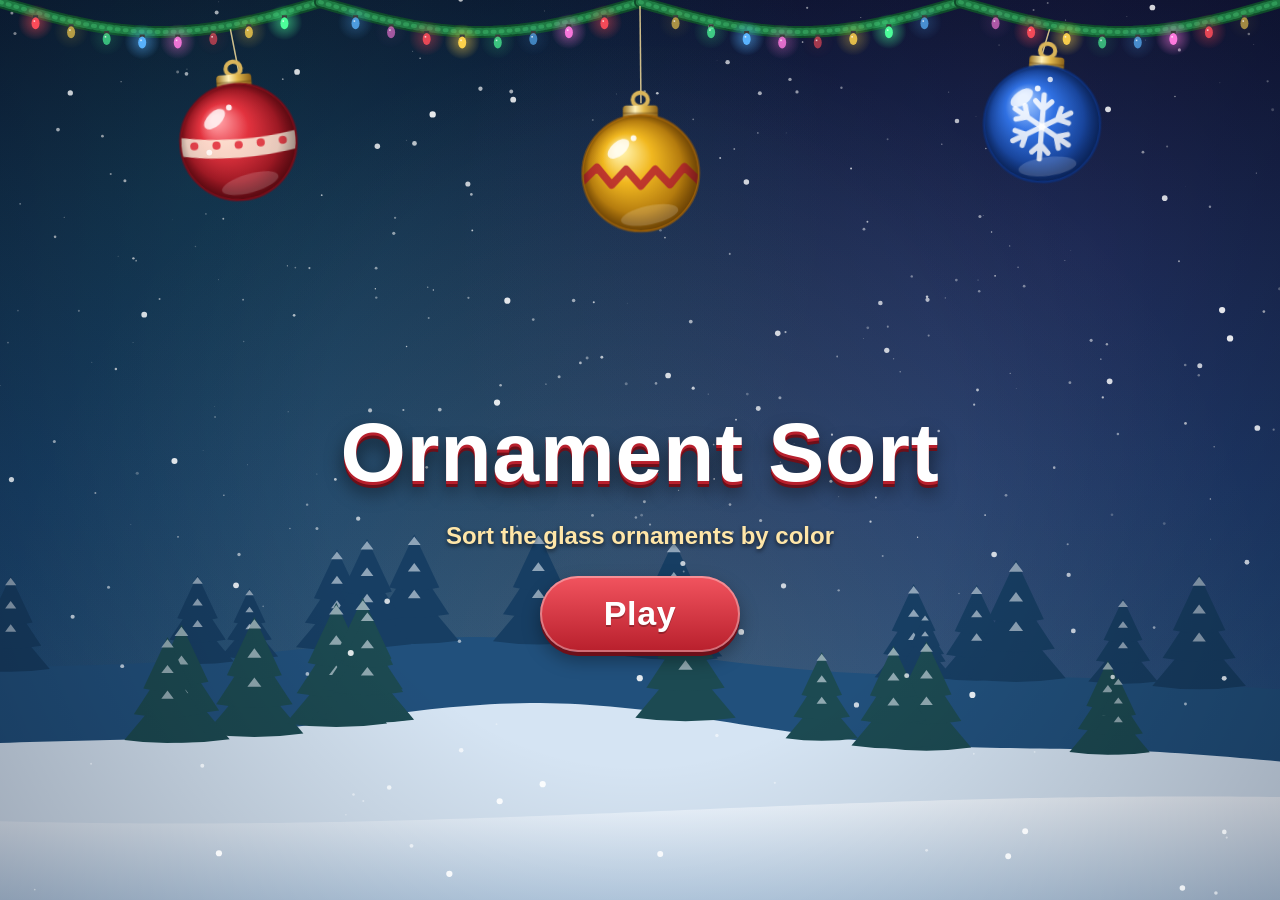
<file: index.html>
<!DOCTYPE html>
<html lang="en">
<head>
<meta charset="utf-8">
<script src="playgama-bridge.js"></script>
<meta name="viewport" content="width=device-width, initial-scale=1, maximum-scale=1, user-scalable=no, viewport-fit=cover">
<meta name="theme-color" content="#0b1633">
<title>Ornament Sort</title>
<link rel="stylesheet" href="css/style.css">
</head>
<body>
<div id="app">
  <canvas id="scene"></canvas>

  <div id="hud" class="hidden">
    <div id="topbar" class="bar">
      <button id="btn-settings" class="icon-btn" type="button">
        <svg viewBox="0 0 24 24" aria-hidden="true"><path d="M10.3 2.8h3.4l.5 2.6 1.6.9 2.5-.9 1.7 2.9-2 1.7v1.9l2 1.7-1.7 2.9-2.5-.9-1.6.9-.5 2.6h-3.4l-.5-2.6-1.6-.9-2.5.9-1.7-2.9 2-1.7V11l-2-1.7 1.7-2.9 2.5.9 1.6-.9z"/><path d="M12 9a3 3 0 1 1 0 6 3 3 0 0 1 0-6z"/></svg>
      </button>
      <div id="level-info" class="level-info" role="button" tabindex="0">
        <div id="level-label"></div>
        <div id="moves-label"></div>
      </div>
      <button id="btn-levels" class="icon-btn" type="button">
        <svg viewBox="0 0 24 24" aria-hidden="true"><rect x="3.5" y="3.5" width="7" height="7" rx="2"/><rect x="13.5" y="3.5" width="7" height="7" rx="2"/><rect x="3.5" y="13.5" width="7" height="7" rx="2"/><rect x="13.5" y="13.5" width="7" height="7" rx="2"/></svg>
      </button>
    </div>
    <div id="bottombar" class="bar">
      <button id="btn-undo" class="icon-btn" type="button">
        <svg viewBox="0 0 24 24" aria-hidden="true"><path d="M8.5 13.5L4 9l4.5-4.5"/><path d="M4.5 9H14a6 6 0 0 1 0 12h-3"/></svg>
        <span id="undo-count" class="badge">5</span>
      </button>
      <button id="btn-extra" class="ad-btn hidden" type="button">
        <svg viewBox="0 0 24 24" aria-hidden="true"><rect x="2.5" y="4.5" width="19" height="13" rx="3"/><path class="fill" d="M10 8.2v5.6l4.6-2.8z"/><path d="M8 20.5h8"/></svg>
        <span id="extra-label"></span>
      </button>
      <button id="btn-restart" class="icon-btn" type="button">
        <svg viewBox="0 0 24 24" aria-hidden="true"><path d="M19.5 12a7.5 7.5 0 1 1-2.2-5.3"/><path d="M19.8 4.2v4.6h-4.6"/></svg>
      </button>
    </div>
  </div>

  <div id="hint-chip" class="hidden"></div>
  <div id="hand" class="hidden">
    <svg viewBox="0 0 64 72" aria-hidden="true">
      <path d="M24 6c0-3.3 2.7-6 6-6s6 2.7 6 6v22.5c1-1.6 2.7-2.6 4.7-2.6 2.6 0 4.7 1.8 5.3 4.2 1-1.1 2.4-1.8 4-1.8 3 0 5.4 2.4 5.4 5.4v1.6c.9-.6 2-1 3.1-1 3 0 5.5 2.4 5.5 5.5V48c0 13.3-10 24-23 24h-4.4c-7 0-13.4-3.6-17-9.6L4.4 46.6c-1.7-2.8-.9-6.5 1.9-8.3 2.6-1.7 6-1.2 8 1.1l9.7 10.7V6z"/>
    </svg>
    <span class="ring"></span>
  </div>
  <div id="toast" class="hidden"></div>

  <div id="title-screen" class="overlay hidden">
    <div class="title-wrap">
      <h1 id="title-text"></h1>
      <p id="subtitle-text"></p>
      <button id="btn-play" class="btn primary big" type="button"></button>
    </div>
  </div>

  <div id="win-modal" class="overlay modal hidden">
    <div class="card">
      <div class="ribbon"><span id="win-title"></span></div>
      <p id="win-sub"></p>
      <div class="stars">
        <svg class="star" viewBox="0 0 24 24"><path d="M12 2.6l2.9 6 6.5.8-4.8 4.5 1.2 6.5L12 17.2l-5.8 3.2 1.2-6.5L2.6 9.4l6.5-.8z"/></svg>
        <svg class="star mid" viewBox="0 0 24 24"><path d="M12 2.6l2.9 6 6.5.8-4.8 4.5 1.2 6.5L12 17.2l-5.8 3.2 1.2-6.5L2.6 9.4l6.5-.8z"/></svg>
        <svg class="star" viewBox="0 0 24 24"><path d="M12 2.6l2.9 6 6.5.8-4.8 4.5 1.2 6.5L12 17.2l-5.8 3.2 1.2-6.5L2.6 9.4l6.5-.8z"/></svg>
      </div>
      <p id="win-moves"></p>
      <div class="row">
        <button id="btn-replay" class="btn secondary" type="button">
          <svg viewBox="0 0 24 24" aria-hidden="true"><path d="M19.5 12a7.5 7.5 0 1 1-2.2-5.3"/><path d="M19.8 4.2v4.6h-4.6"/></svg>
          <span id="replay-label"></span>
        </button>
        <button id="btn-next" class="btn primary" type="button"><span id="next-label"></span></button>
      </div>
    </div>
  </div>

  <div id="levels-modal" class="overlay modal hidden">
    <div class="card levels-card">
      <div class="ribbon"><span id="levels-title"></span></div>
      <button id="btn-close-levels" class="close-btn" type="button">
        <svg viewBox="0 0 24 24" aria-hidden="true"><path d="M6 6l12 12M18 6L6 18"/></svg>
      </button>
      <div id="levels-grid"></div>
    </div>
  </div>

  <div id="settings-modal" class="overlay modal hidden">
    <div class="card settings-card">
      <div class="ribbon"><span id="settings-title"></span></div>
      <button id="btn-close-settings" class="close-btn" type="button">
        <svg viewBox="0 0 24 24" aria-hidden="true"><path d="M6 6l12 12M18 6L6 18"/></svg>
      </button>
      <div class="set-row">
        <svg viewBox="0 0 24 24" aria-hidden="true"><path d="M9 18V5.5l11-2.3V16"/><path d="M9 18a3 3 0 1 1-6 0 3 3 0 0 1 6 0z"/><path d="M20 16a3 3 0 1 1-6 0 3 3 0 0 1 6 0z"/></svg>
        <span class="lbl" id="lbl-music"></span>
        <button id="sw-music" class="switch" type="button" role="switch" aria-checked="true"></button>
        <input id="vol-music" type="range" min="0" max="100" step="1">
      </div>
      <div class="set-row">
        <svg viewBox="0 0 24 24" aria-hidden="true"><path class="fill" d="M3.5 9.2h3.8l5-4.2v14l-5-4.2H3.5z"/><path d="M15.8 8.6a4.8 4.8 0 0 1 0 6.8"/><path d="M18.4 6a8.5 8.5 0 0 1 0 12"/></svg>
        <span class="lbl" id="lbl-sfx"></span>
        <button id="sw-sfx" class="switch" type="button" role="switch" aria-checked="true"></button>
        <input id="vol-sfx" type="range" min="0" max="100" step="1">
      </div>
      <p id="support-line" class="support-line hidden"></p>
    </div>
  </div>

  <div id="boot"><div class="spinner"></div></div>
</div>

<script>
/* Boot: the Bridge must be initialized before the game loads anything else. */
(function () {
  var files = ['js/rules.js', 'js/levels-data.js', 'js/i18n.js', 'js/audio.js', 'js/analytics.js', 'js/game.js'];
  function load(i) {
    if (i >= files.length) { window.OSGame.start(); return; }
    var s = document.createElement('script');
    s.src = files[i];
    s.onload = function () { load(i + 1); };
    document.body.appendChild(s);
  }
  var init;
  try {
    init = window.bridge ? window.bridge.initialize() : Promise.reject(new Error('Bridge script missing'));
  } catch (e) {
    init = Promise.reject(e);
  }
  // In VK / OK the Bridge loads VK Bridge from unpkg.com; if that never answers, start without the Bridge
  // after 8 s instead of spinning forever.
  init = Promise.race([init, new Promise(function (_, reject) {
    setTimeout(function () { reject(new Error('Bridge initialization timeout')); }, 8000);
  })]);
  init.then(function () {
    window.OS_BRIDGE_READY = true;
  }, function (e) {
    window.OS_BRIDGE_READY = false;
    // the Bridge's own loading screen stays on top and swallows taps if it never finished: remove it
    var ov = document.getElementById('loading-overlay');
    if (ov && ov.parentNode) ov.parentNode.removeChild(ov);
    console.warn('Bridge initialization failed, running without it:', e);
  }).then(function () { load(0); });
})();
</script>
</body>
</html>
</file>
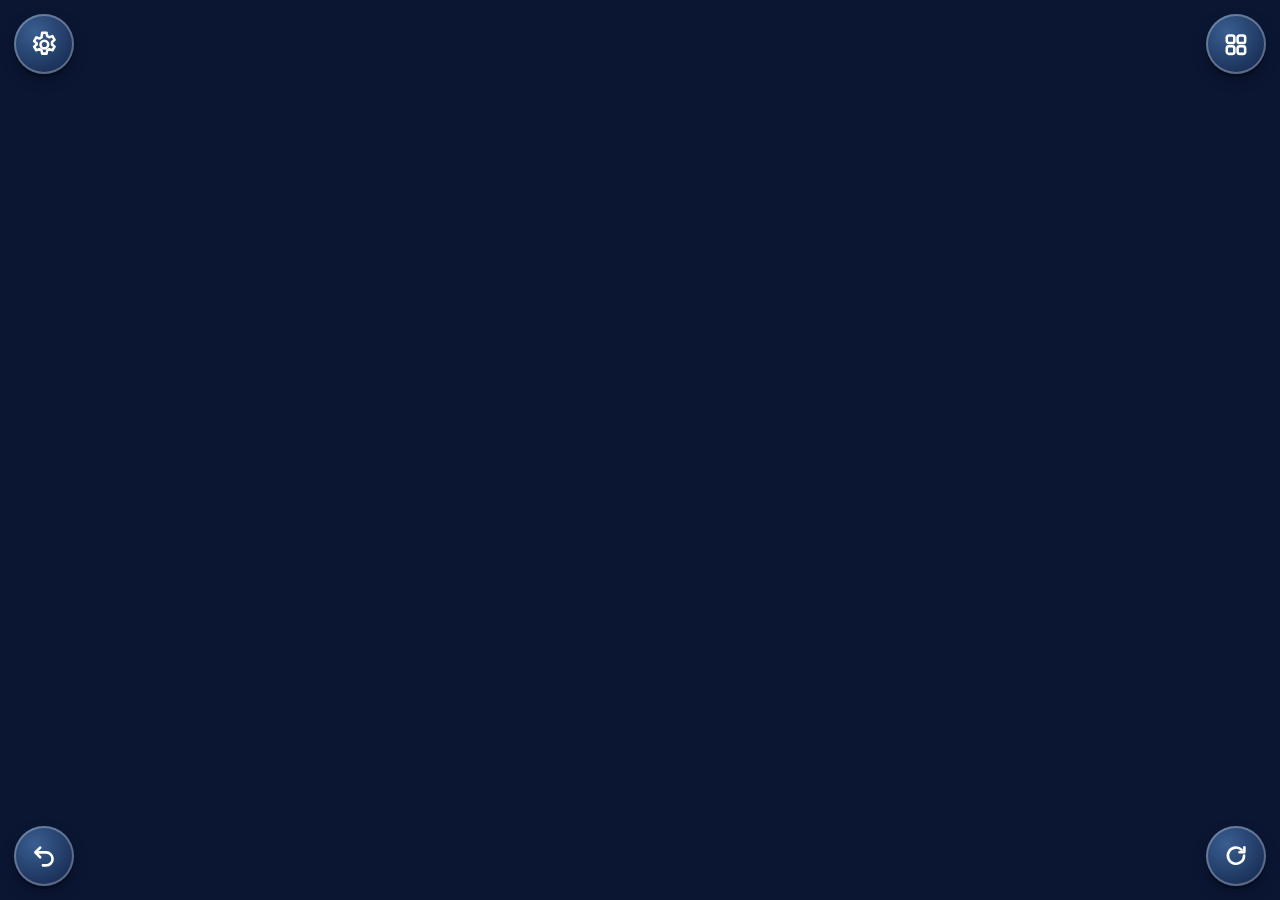
<file: tools/prototype-template.html>
<!DOCTYPE html>
<html lang="ru">
<head>
<meta charset="utf-8">
<meta name="viewport" content="width=device-width, initial-scale=1, maximum-scale=1, user-scalable=no, viewport-fit=cover">
<title>Новогодняя сортировка — прототип</title>
<!-- Built by tools/build-prototype.js from js/rules.js and js/game.js. Do not edit by hand. -->
<style>
:root { --btn: clamp(42px, min(12vw, 10.5vh), 60px); --gap: clamp(8px, 1.6vmin, 16px); }
* { box-sizing: border-box; }
html, body { margin: 0; width: 100%; height: 100%; overflow: hidden; background: #0b1633; overscroll-behavior: none; }
body { position: fixed; inset: 0; color: #fff; font-family: "Trebuchet MS", "Segoe UI", Roboto, Arial, sans-serif;
  -webkit-user-select: none; user-select: none; -webkit-touch-callout: none; -webkit-tap-highlight-color: transparent; touch-action: none; }
canvas { position: absolute; left: 0; top: 0; width: 100%; height: 100%; display: block; touch-action: none; }
.hidden { display: none !important; }
button { font-family: inherit; color: inherit; border: 0; margin: 0; cursor: pointer; touch-action: manipulation; }
svg { display: block; }
svg path, svg rect { fill: none; stroke: currentColor; stroke-width: 2.4; stroke-linecap: round; stroke-linejoin: round; }
.bar { position: absolute; left: 0; right: 0; display: flex; align-items: center; justify-content: space-between; gap: var(--gap);
  padding-left: max(var(--gap), env(safe-area-inset-left)); padding-right: max(var(--gap), env(safe-area-inset-right)); pointer-events: none; }
.bar > * { pointer-events: auto; }
#topbar { top: 0; padding-top: max(var(--gap), env(safe-area-inset-top)); }
#bottombar { bottom: 0; padding-bottom: max(var(--gap), env(safe-area-inset-bottom)); }
.icon-btn { flex: 0 0 auto; width: var(--btn); height: var(--btn); border-radius: 50%; display: flex; align-items: center; justify-content: center;
  background: radial-gradient(circle at 35% 30%, rgba(60,98,150,.95), rgba(16,34,70,.95));
  box-shadow: inset 0 0 0 2px rgba(255,255,255,.28), 0 3px 0 rgba(4,10,26,.55), 0 6px 14px rgba(0,0,0,.3); }
.icon-btn svg { width: 54%; height: 54%; }
.icon-btn:active, .btn:active { transform: translateY(2px) scale(.97); }
.icon-btn:disabled { filter: grayscale(1) brightness(.7); cursor: default; }
.spacer { width: var(--btn); flex: 0 0 auto; }
#btn-settings svg { width: 64%; height: 64%; }
#btn-settings svg path { stroke-width: 2; }
.level-info { flex: 1 1 auto; text-align: center; text-shadow: 0 2px 4px rgba(0,0,0,.5); pointer-events: none; }
#level-label { font-weight: 800; font-size: clamp(18px, min(5.4vw, 5vh), 30px); white-space: nowrap; }
#moves-label { font-size: clamp(13px, min(3.6vw, 3.2vh), 18px); opacity: .85; white-space: nowrap; }
#hint-chip { position: absolute; left: 50%; transform: translateX(-50%); max-width: calc(100% - 24px); padding: 6px 14px; border-radius: 16px;
  background: rgba(8,20,46,.78); box-shadow: inset 0 0 0 1.5px rgba(255,255,255,.25); font-size: clamp(13px, min(3.6vw, 3.2vh), 17px);
  font-weight: 700; white-space: nowrap; overflow: hidden; text-overflow: ellipsis; pointer-events: none; }
#hand { position: absolute; width: 54px; height: 61px; margin-left: -25.3px; margin-top: 0; pointer-events: none;
  transform-origin: 25.3px 0; animation: hand-tap 1.1s ease-in-out infinite; transition: left .35s ease, top .35s ease; }
#hand svg { width: 100%; height: 100%; filter: drop-shadow(0 4px 6px rgba(0,0,0,.45)); }
#hand svg path { fill: #fff; stroke: #2a3550; stroke-width: 3; }
#hand .ring { position: absolute; left: 25.3px; top: 0; width: 6px; height: 6px; margin: -3px 0 0 -3px; border-radius: 50%; animation: hand-ring 1.1s ease-out infinite; }
@keyframes hand-tap { 0%, 100% { transform: translate(5px, 16px); } 45%, 60% { transform: translate(0, 0) scale(.92); } }
@keyframes hand-ring { 0%, 40% { box-shadow: 0 0 0 0 rgba(255,220,120,.9); } 100% { box-shadow: 0 0 0 26px rgba(255,220,120,0); } }
.overlay { position: absolute; inset: 0; display: flex; align-items: center; justify-content: center; padding: 16px; background: rgba(5,12,30,.55); animation: fade .25s ease-out; }
@keyframes fade { from { opacity: 0; } to { opacity: 1; } }
.card { position: relative; width: min(400px, 100%); padding: clamp(30px, 6vmin, 42px) 20px clamp(16px, 3.5vmin, 24px); border-radius: 24px; text-align: center; color: #3a2418;
  background: linear-gradient(#fffaf1, #f1e2c9); box-shadow: 0 0 0 4px #e9c46a, 0 0 0 7px #8a1b27, 0 18px 40px rgba(0,0,0,.5); animation: pop .35s cubic-bezier(.2,1.4,.4,1); }
@keyframes pop { from { transform: scale(.7); opacity: 0; } to { transform: scale(1); opacity: 1; } }
.ribbon { position: absolute; left: 50%; top: -16px; transform: translateX(-50%); min-width: 64%; max-width: 94%; padding: 8px 20px; border-radius: 12px; white-space: nowrap;
  background: linear-gradient(#e7404c, #a91a27); box-shadow: inset 0 0 0 2px rgba(255,255,255,.3), 0 4px 0 #5e0c15; color: #fff; font-weight: 900; font-size: clamp(20px, min(5.6vw, 5.4vh), 28px); }
.card p { margin: 8px 0; font-weight: 700; font-size: clamp(15px, min(4.2vw, 4vh), 20px); }
.btn { display: inline-flex; align-items: center; justify-content: center; min-height: 50px; margin-top: 8px; padding: 0 30px; border-radius: 26px;
  font-size: clamp(18px, min(4.8vw, 4.6vh), 24px); font-weight: 800; color: #fff; background: linear-gradient(#f2545f, #b81f2c);
  box-shadow: inset 0 0 0 2px rgba(255,255,255,.35), 0 4px 0 #6e0f19, 0 8px 18px rgba(0,0,0,.35); }
.card.settings { width: min(380px, 100%); padding-bottom: 18px; }
.close-btn { position: absolute; right: -10px; top: -10px; width: 44px; height: 44px; border-radius: 50%; display: flex; align-items: center; justify-content: center;
  background: linear-gradient(#f2545f, #b81f2c); box-shadow: 0 0 0 3px #fff, 0 4px 10px rgba(0,0,0,.4); color: #fff; z-index: 2; }
.close-btn svg { width: 22px; height: 22px; }
.close-btn svg path { stroke-width: 3.2; }
.set-row { display: grid; grid-template-columns: 30px 1fr auto; grid-template-rows: auto auto; align-items: center; column-gap: 10px; row-gap: 6px;
  margin: 12px 0; padding: 10px 12px; border-radius: 16px; background: rgba(138,27,39,.08); text-align: left; }
.set-row > svg { width: 28px; height: 28px; color: #a91a27; }
.set-row .lbl { font-weight: 800; font-size: clamp(16px, min(4.4vw, 4vh), 19px); }
.set-row input[type=range] { grid-column: 1 / 4; width: 100%; height: 28px; margin: 0; accent-color: #c3263a; touch-action: pan-x; cursor: pointer; }
.set-row input[type=range]:disabled { opacity: .4; }
.switch { position: relative; width: 56px; height: 32px; border-radius: 16px; background: #b9ab97; box-shadow: inset 0 2px 4px rgba(0,0,0,.25); transition: background .2s; }
.switch::after { content: ""; position: absolute; left: 3px; top: 3px; width: 26px; height: 26px; border-radius: 50%; background: #fff;
  box-shadow: 0 2px 4px rgba(0,0,0,.3); transition: transform .2s; }
.switch[aria-checked="true"] { background: #1f8a52; }
.switch[aria-checked="true"]::after { transform: translateX(24px); }
#level-info { pointer-events: auto; cursor: pointer; min-width: 0; }
#level-label, #moves-label { overflow: hidden; text-overflow: ellipsis; }
.card .row { display: flex; justify-content: center; gap: 10px; flex-wrap: wrap; }
.btn.green { background: linear-gradient(#36b06d, #187243); box-shadow: inset 0 0 0 2px rgba(255,255,255,.3), 0 4px 0 #0c4127, 0 8px 18px rgba(0,0,0,.3); }
.card.levels { width: min(420px, 100%); }
#level-grid { display: grid; grid-template-columns: repeat(5, 1fr); gap: clamp(6px, 2vmin, 12px); margin-top: 10px; }
.lv { position: relative; aspect-ratio: 1 / 1.1; min-height: 52px; max-height: 84px; border-radius: 14px; color: #fff; font-weight: 900;
  font-size: clamp(18px, min(5.4vw, 5vh), 26px); display: flex; flex-direction: column; align-items: center; justify-content: center; gap: 2px;
  background: linear-gradient(#3f7fc9, #234f8c); box-shadow: inset 0 0 0 2px rgba(255,255,255,.3), 0 3px 0 #15325d; }
.lv.passed { background: linear-gradient(#36b06d, #187243); box-shadow: inset 0 0 0 2px rgba(255,255,255,.3), 0 3px 0 #0c4127; }
.lv.current { background: linear-gradient(#f2545f, #b81f2c); box-shadow: inset 0 0 0 2px rgba(255,255,255,.45), 0 3px 0 #6e0f19, 0 0 0 3px #ffd36b; }
.lv.locked { background: linear-gradient(#a99c88, #857865); box-shadow: inset 0 0 0 2px rgba(255,255,255,.2), 0 3px 0 #5d5344; cursor: default; }
.lv svg { width: 40%; height: auto; max-width: 24px; }
.lv svg path, .lv svg rect { stroke-width: 3; }
.lv.passed svg path { stroke: #ffe28a; }
.set-note { margin: 4px 0 0; font-size: 13px; font-weight: 600; opacity: .7; }
</style>
</head>
<body>
<canvas id="scene"></canvas>
<div id="topbar" class="bar">
  <button id="btn-settings" class="icon-btn" type="button" aria-label="Настройки">
    <svg viewBox="0 0 24 24"><path d="M10.3 2.8h3.4l.5 2.6 1.6.9 2.5-.9 1.7 2.9-2 1.7v1.9l2 1.7-1.7 2.9-2.5-.9-1.6.9-.5 2.6h-3.4l-.5-2.6-1.6-.9-2.5.9-1.7-2.9 2-1.7V11l-2-1.7 1.7-2.9 2.5.9 1.6-.9z"/><path d="M12 9a3 3 0 1 1 0 6 3 3 0 0 1 0-6z"/></svg>
  </button>
  <div id="level-info" class="level-info" role="button" aria-label="Уровни"><div id="level-label"></div><div id="moves-label"></div></div>
  <button id="btn-levels" class="icon-btn" type="button" aria-label="Уровни">
    <svg viewBox="0 0 24 24"><rect x="3.5" y="3.5" width="7" height="7" rx="2"/><rect x="13.5" y="3.5" width="7" height="7" rx="2"/><rect x="3.5" y="13.5" width="7" height="7" rx="2"/><rect x="13.5" y="13.5" width="7" height="7" rx="2"/></svg>
  </button>
</div>
<div id="bottombar" class="bar">
  <button id="btn-undo" class="icon-btn" type="button" aria-label="Отменить ход">
    <svg viewBox="0 0 24 24"><path d="M8.5 13.5L4 9l4.5-4.5"/><path d="M4.5 9H14a6 6 0 0 1 0 12h-3"/></svg>
  </button>
  <button id="btn-restart" class="icon-btn" type="button" aria-label="Заново">
    <svg viewBox="0 0 24 24"><path d="M19.5 12a7.5 7.5 0 1 1-2.2-5.3"/><path d="M19.8 4.2v4.6h-4.6"/></svg>
  </button>
</div>
<div id="hint-chip" class="hidden"></div>
<div id="hand" class="hidden">
  <svg viewBox="0 0 64 72"><path d="M24 6c0-3.3 2.7-6 6-6s6 2.7 6 6v22.5c1-1.6 2.7-2.6 4.7-2.6 2.6 0 4.7 1.8 5.3 4.2 1-1.1 2.4-1.8 4-1.8 3 0 5.4 2.4 5.4 5.4v1.6c.9-.6 2-1 3.1-1 3 0 5.5 2.4 5.5 5.5V48c0 13.3-10 24-23 24h-4.4c-7 0-13.4-3.6-17-9.6L4.4 46.6c-1.7-2.8-.9-6.5 1.9-8.3 2.6-1.7 6-1.2 8 1.1l9.7 10.7V6z"/></svg>
  <span class="ring"></span>
</div>
<div id="win" class="overlay hidden">
  <div class="card">
    <div class="ribbon" id="win-title"></div>
    <p id="win-text"></p>
    <div class="row">
      <button id="btn-pick" class="btn green hidden" type="button">Выбрать уровень</button>
      <button id="btn-next" class="btn" type="button"></button>
    </div>
  </div>
</div>

<div id="settings" class="overlay hidden">
  <div class="card settings">
    <div class="ribbon">Настройки</div>
    <button id="btn-close-settings" class="close-btn" type="button" aria-label="Закрыть">
      <svg viewBox="0 0 24 24"><path d="M6 6l12 12M18 6L6 18"/></svg>
    </button>
    <div class="set-row">
      <svg viewBox="0 0 24 24"><path d="M9 18V5.5l11-2.3V16"/><path d="M9 18a3 3 0 1 1-6 0 3 3 0 0 1 6 0z"/><path d="M20 16a3 3 0 1 1-6 0 3 3 0 0 1 6 0z"/></svg>
      <span class="lbl">Музыка</span>
      <button id="sw-music" class="switch" type="button" role="switch" aria-checked="true" aria-label="Музыка"></button>
      <input id="vol-music" type="range" min="0" max="100" step="1" aria-label="Громкость музыки">
    </div>
    <div class="set-row">
      <svg viewBox="0 0 24 24"><path d="M3.5 9.2h3.8l5-4.2v14l-5-4.2H3.5z"/><path d="M15.8 8.6a4.8 4.8 0 0 1 0 6.8"/><path d="M18.4 6a8.5 8.5 0 0 1 0 12"/></svg>
      <span class="lbl">Звуки</span>
      <button id="sw-sfx" class="switch" type="button" role="switch" aria-checked="true" aria-label="Звуки"></button>
      <input id="vol-sfx" type="range" min="0" max="100" step="1" aria-label="Громкость звуков">
    </div>
  </div>
</div>

<div id="levels" class="overlay hidden">
  <div class="card levels">
    <div class="ribbon">Уровни</div>
    <button id="btn-close-levels" class="close-btn" type="button" aria-label="Закрыть">
      <svg viewBox="0 0 24 24"><path d="M6 6l12 12M18 6L6 18"/></svg>
    </button>
    <div id="level-grid"></div>
  </div>
</div>

<script type="application/json" id="levels-data">
/*LEVELS*/
</script>
<script>
/*RULES*/
</script>
<script>
(function () {
  'use strict';
  var R = window.OSRules;
  var LEVELS = JSON.parse(document.getElementById('levels-data').textContent);
  // ---------------------------------------------------------------- sound (CC0 mp3 files embedded below, see CREDITS.md)
  var AUDIO = /*AUDIO*/;
  var VOL = { pick: 0.7, drop: 0.75, complete: 0.8, win: 0.85, button: 0.55, wrong: 0.6 };
  var SETTINGS_KEY = 'ornament-sort-proto-settings';
  var settings = { musicOn: true, musicVol: 0.6, sfxOn: true, sfxVol: 0.8 };
  try {
    var stored = JSON.parse(window.localStorage.getItem(SETTINGS_KEY) || 'null');
    if (stored) for (var sk in settings) if (typeof stored[sk] === typeof settings[sk]) settings[sk] = stored[sk];
  } catch (e) { /* storage blocked: keep defaults */ }
  // progress (prototype only; the full build saves through the Bridge)
  var PROGRESS_KEY = 'ornament-sort-proto-progress';
  var progress = { passed: [], last: 0 };
  try {
    var sp = JSON.parse(window.localStorage.getItem(PROGRESS_KEY) || 'null');
    if (sp && Array.isArray(sp.passed)) progress.passed = sp.passed.map(Boolean);
    if (sp && typeof sp.last === 'number') progress.last = sp.last;
  } catch (e) { /* storage blocked: start fresh */ }
  function saveProgress() {
    try { window.localStorage.setItem(PROGRESS_KEY, JSON.stringify(progress)); } catch (e) { /* ignore */ }
  }
  function isOpen(i) { return i === 0 || !!progress.passed[i] || !!progress.passed[i - 1]; }
  function saveSettings() {
    try { window.localStorage.setItem(SETTINGS_KEY, JSON.stringify(settings)); } catch (e) { /* ignore */ }
  }
  var actx = null, musicGain = null, sfxGain = null, buffers = {}, musicSrc = null, audioUnlocked = false;
  var sndStats = { played: 0, errors: 0, last: '' };
  function dataUriToBuffer(uri) {
    var bin = atob(uri.slice(uri.indexOf(',') + 1));
    var arr = new Uint8Array(bin.length);
    for (var i = 0; i < bin.length; i++) arr[i] = bin.charCodeAt(i);
    return arr.buffer;
  }
  function decode(data) {
    return new Promise(function (resolve, reject) {
      var p = actx.decodeAudioData(data, resolve, reject);
      if (p && p.then) p.then(resolve, reject);
    });
  }
  function applyVolumes() {
    if (!actx) return;
    musicGain.gain.value = settings.musicOn ? settings.musicVol * 0.55 : 0;
    sfxGain.gain.value = settings.sfxOn ? settings.sfxVol : 0;
  }
  function startMusic() {
    if (musicSrc || !buffers.music) return;
    var src = actx.createBufferSource();
    src.buffer = buffers.music;
    src.loop = true;
    src.loopStart = 0.05;
    src.loopEnd = buffers.music.duration - 0.05;
    src.connect(musicGain);
    src.start(0, 0.05);
    musicSrc = src;
  }
  // Browsers allow sound only after the first tap or key press.
  function unlockAudio() {
    if (audioUnlocked) return;
    audioUnlocked = true;
    var AC = window.AudioContext || window.webkitAudioContext;
    if (!AC) return;
    try { actx = new AC(); } catch (e) { sndStats.errors++; return; }
    musicGain = actx.createGain(); musicGain.connect(actx.destination);
    sfxGain = actx.createGain(); sfxGain.connect(actx.destination);
    applyVolumes();
    Object.keys(AUDIO).forEach(function (name) {
      decode(dataUriToBuffer(AUDIO[name])).then(function (buf) {
        buffers[name] = buf;
        if (name === 'music') startMusic();
      }, function () { sndStats.errors++; });
    });
    if (document.hidden) actx.suspend(); else if (actx.state !== 'running') actx.resume();
  }
  var SND = {
    play: function (name, rate) {
      if (!actx || !buffers[name] || !settings.sfxOn || document.hidden) return;
      try {
        var s = actx.createBufferSource();
        s.buffer = buffers[name];
        s.playbackRate.value = rate || 1;
        var g = actx.createGain();
        g.gain.value = VOL[name] || 1;
        s.connect(g); g.connect(sfxGain);
        s.start();
        sndStats.played++; sndStats.last = name;
      } catch (e) { sndStats.errors++; }
    }
  };
  document.addEventListener('visibilitychange', function () {
    if (!actx) return;
    if (document.hidden) actx.suspend(); else actx.resume();
  });
  document.addEventListener('pointerdown', unlockAudio, true);
  document.addEventListener('keydown', unlockAudio, true);
  var canvas = document.getElementById('scene');
  var ctx = canvas.getContext('2d');
  var $ = function (id) { return document.getElementById(id); };
  var ui = {
    topbar: $('topbar'), bottombar: $('bottombar'), levelLabel: $('level-label'), movesLabel: $('moves-label'),
    btnUndo: $('btn-undo'), btnRestart: $('btn-restart'), chip: $('hint-chip'), hand: $('hand'),
    win: $('win'), winTitle: $('win-title'), winText: $('win-text'), btnNext: $('btn-next'),
    btnLevels: $('btn-levels'), levelInfo: $('level-info'), levels: $('levels'), levelGrid: $('level-grid'),
    btnCloseLevels: $('btn-close-levels'), btnPick: $('btn-pick'),
    btnSettings: $('btn-settings'), settings: $('settings'), btnCloseSettings: $('btn-close-settings'),
    swMusic: $('sw-music'), swSfx: $('sw-sfx'), volMusic: $('vol-music'), volSfx: $('vol-sfx')
  };
  var W = 0, H = 0, DPR = 1;
  var area = { x: 0, y: 0, w: 0, h: 0 };
  var garlandY = 2, garlandSag = 30;
  var mode = 'play';
  var now = 0, lastFrame = 0;
  var G = null, nextOrnId = 1;
  var layout = { boxes: [], w: 0, d: 0 };
  var bgCanvas = document.createElement('canvas');
  var spriteCache = {};
  var snow = [], sparks = [];
  var keyboardMode = false;
  var handTarget = -1;

/*COLORS*/
/*HELPERS*/
/*DRAWING*/
/*LAYOUT*/
/*RENDERING*/

  // ---------------------------------------------------------------- prototype logic
  function colorState() {
    return G.boxes.map(function (b) { return b.map(function (o) { return o.c; }); });
  }

  function startLevel(index) {
    var data = LEVELS[index];
    if (progress.last !== index) { progress.last = index; saveProgress(); }
    G = {
      index: index, cap: data.c,
      boxes: data.b.map(function (box) {
        return box.map(function (c) { return { id: nextOrnId++, c: c, fly: null, land: -9, lift: 0, liftOff: 0 }; });
      }),
      history: [], moves: 0, selected: -1, cursor: 0, won: false, winAt: 0,
      shake: [], appear: [], doneAt: [], sparkedAt: [], tutorial: index === 0
    };
    G.boxes.forEach(function (b, i) { G.shake[i] = -9; G.appear[i] = -9; G.doneAt[i] = -9; });
    ui.win.classList.add('hidden');
    computeLayout();
    updateHud();
    updateHint();
  }

  function updateHud() {
    ui.levelLabel.textContent = 'Уровень ' + (G.index + 1) + ' из ' + LEVELS.length;
    ui.movesLabel.textContent = 'Ходы: ' + G.moves;
    ui.btnUndo.disabled = !G.history.length || G.won;
  }

  function tapBox(b) {
    if (!G || G.won) return;
    var cs = colorState();
    if (G.selected === -1) {
      if (!cs[b].length || R.isTubeDone(cs[b], G.cap)) { G.shake[b] = now; SND.play('wrong'); return; }
      G.selected = b;
      SND.play('pick', 0.95 + Math.random() * 0.1);
      var box = G.boxes[b];
      var g = R.topGroup(cs[b]);
      var off = slotPos(b, box.length - 1).y - liftTargetY(b);
      for (var i = box.length - g.count; i < box.length; i++) box[i].liftOff = off;
    } else if (G.selected === b) {
      G.selected = -1;
      SND.play('drop', 1.1);
    } else if (R.canMove(cs, G.cap, G.selected, b)) {
      doMove(G.selected, b, 0);
    } else {
      G.shake[b] = now;
      G.selected = -1;
      SND.play('wrong');
    }
    updateHint();
  }

  function doMove(from, to, undoCount) {
    var src = G.boxes[from], dst = G.boxes[to];
    var count = undoCount || R.moveCount(colorState(), G.cap, from, to);
    for (var i = 0; i < count; i++) {
      var o = src.pop();
      var pos = ornamentPos(o, from, src.length);
      o.fly = { t0: now + i * 0.07, dur: 0.34, sx: pos.x, sy: pos.y, from: from };
      o.lift = 0; o.liftOff = 0;
      dst.push(o);
    }
    G.selected = -1;
    SND.play('drop', 0.95 + Math.random() * 0.1);
    if (!undoCount) { G.history.push({ from: from, to: to, count: count }); G.moves++; }
    var cs = colorState();
    G.boxes.forEach(function (b, k) {
      var done = R.isTubeDone(cs[k], G.cap);
      if (done && G.doneAt[k] < 0) G.doneAt[k] = now + 0.07 * count + 0.3;
      if (!done) G.doneAt[k] = -9;
    });
    if (!undoCount && R.isSolved(cs, G.cap)) {
      G.won = true;
      progress.passed[G.index] = true;
      progress.last = Math.min(G.index + 1, LEVELS.length - 1);
      saveProgress();
      G.winAt = now + 0.07 * count + 0.75;
      hideHand();
      ui.chip.classList.add('hidden');
    } else if (!undoCount && !R.usefulMoves(cs, G.cap).length) {
      setChip('Ходов нет — отмени ход или начни заново');
    }
    updateHud();
  }

  function undo() {
    if (!G || G.won || !G.history.length) return;
    var h = G.history.pop();
    SND.play('button');
    doMove(h.to, h.from, h.count);
    updateHint();
  }

  function restart() { if (G) { SND.play('button'); startLevel(G.index); } }

  function showWinModal() {
    var last = G.index + 1 >= LEVELS.length;
    ui.winTitle.textContent = last ? 'Прототип пройден!' : 'Отлично!';
    ui.winText.textContent = last ? 'Все 5 уровней собраны. Спасибо за игру!' : 'Уровень ' + (G.index + 1) + ' пройден за ' + G.moves + ' ходов';
    ui.btnNext.textContent = last ? 'Сыграть снова' : 'Дальше';
    ui.btnPick.classList.toggle('hidden', !last);
    ui.win.classList.remove('hidden');
  }

  function nextLevel() {
    if (ui.win.classList.contains('hidden')) return;
    SND.play('button');
    startLevel(G.index + 1 >= LEVELS.length ? 0 : G.index + 1);
  }

  function updateHint() {
    if (G.won) return;
    if (G.tutorial) {
      var sol = R.solveShortest(colorState(), G.cap, 5000);
      if (!sol || !sol.length) { hideHand(); return; }
      var m = sol[0];
      if (G.selected === m[0]) { pointHand(m[1], G.boxes[m[1]].length); setChip('Теперь нажми, куда его положить'); }
      else { pointHand(m[0], G.boxes[m[0]].length - 1); setChip(G.history.length ? 'В каждой коробке — один цвет!' : 'Нажми на коробку — возьмёшь верхний шар'); }
      return;
    }
    hideHand();
    if (!G.history.length) setChip('Собери в каждой коробке один цвет');
    else ui.chip.classList.add('hidden');
  }

  function setChip(text) { ui.chip.textContent = text; ui.chip.classList.remove('hidden'); }
  // The fingertip points at slot `slot` of box `b`: the top ornament to take,
  // or the free place where the ornament will land.
  var handSlot = 0;
  function pointHand(b, slot) { handTarget = b; handSlot = slot; ui.hand.classList.remove('hidden'); positionHand(); }
  function hideHand() { handTarget = -1; ui.hand.classList.add('hidden'); }
  function handPoint() {
    if (handTarget < 0 || !layout.boxes[handTarget]) return null;
    return slotPos(handTarget, handSlot);
  }
  function positionHand() {
    var p = handPoint();
    if (!p) return;
    ui.hand.style.left = p.x + 'px';
    ui.hand.style.top = p.y + 'px';
  }

  function resize() {
    W = window.innerWidth; H = window.innerHeight;
    DPR = Math.min(window.devicePixelRatio || 1, 2);
    canvas.width = Math.round(W * DPR); canvas.height = Math.round(H * DPR);
    spriteCache = {};
    var topB = ui.topbar.getBoundingClientRect().bottom;
    var botT = ui.bottombar.getBoundingClientRect().top;
    garlandSag = clamp(Math.min(W, H) * 0.045, 12, 30);
    var chipSpace = clamp(H * 0.045, 26, 36);
    var side = 8;
    if (W / H >= 1.3) {
      // landscape: the board uses the full height between the corner buttons
      var bb = ui.btnUndo.getBoundingClientRect();
      side = bb.right + 8;
      botT = H - Math.max(6, H - bb.bottom);
    }
    area.x = side; area.w = W - side * 2;
    area.y = topB + 4;
    area.h = Math.max(50, botT - chipSpace - area.y);
    ui.chip.style.top = (botT - chipSpace + 2) + 'px';
    renderBackground();
    initSnow();
    if (G) computeLayout();
    positionHand();
    drawScene(0);
  }

  function frame(ts) {
    requestAnimationFrame(frame);
    var tsec = ts / 1000;
    var dt = lastFrame ? Math.min(0.05, tsec - lastFrame) : 0.016;
    lastFrame = tsec;
    if (document.hidden) return;
    now += dt;
    updateSnow(dt);
    updateSparks(dt);
    drawScene(dt);
  }

  window.addEventListener('resize', resize);
  window.addEventListener('orientationchange', function () { setTimeout(resize, 200); });
  document.addEventListener('contextmenu', function (e) { e.preventDefault(); });
  document.addEventListener('selectstart', function (e) { e.preventDefault(); });
  canvas.addEventListener('pointerdown', function (e) {
    var b = hitBox(e.clientX, e.clientY);
    if (b >= 0) tapBox(b);
    else if (G && G.selected >= 0) { G.selected = -1; updateHint(); }
  });
  ui.btnUndo.addEventListener('click', undo);
  ui.btnRestart.addEventListener('click', restart);
  ui.btnNext.addEventListener('click', nextLevel);

  var CHECK = '<svg viewBox="0 0 24 24"><path d="M5 12.5l4.5 4.5L19 7.5"/></svg>';
  var LOCK = '<svg viewBox="0 0 24 24"><rect x="5" y="10.5" width="14" height="10" rx="2.5"/><path d="M8 10.5V8a4 4 0 0 1 8 0v2.5"/></svg>';
  function openLevels() {
    SND.play('button');
    ui.levelGrid.innerHTML = '';
    LEVELS.forEach(function (lv, i) {
      var b = document.createElement('button');
      b.type = 'button';
      b.className = 'lv';
      b.setAttribute('data-level', String(i));
      if (!isOpen(i)) { b.classList.add('locked'); b.innerHTML = LOCK; b.setAttribute('aria-label', 'Уровень ' + (i + 1) + ' закрыт'); }
      else {
        if (G && i === G.index) b.classList.add('current');
        else if (progress.passed[i]) b.classList.add('passed');
        b.innerHTML = '<span>' + (i + 1) + '</span>' + (progress.passed[i] ? CHECK : '');
        b.setAttribute('aria-label', 'Уровень ' + (i + 1));
      }
      b.addEventListener('click', function () {
        if (!isOpen(i)) { SND.play('wrong'); return; }
        ui.levels.classList.add('hidden');
        SND.play('button');
        startLevel(i);
      });
      ui.levelGrid.appendChild(b);
    });
    ui.win.classList.add('hidden');
    ui.levels.classList.remove('hidden');
  }
  function closeLevels() {
    SND.play('button');
    ui.levels.classList.add('hidden');
    // closing the list after the last level should not leave an empty finished board
    if (G && G.won) startLevel(G.index + 1 >= LEVELS.length ? 0 : G.index + 1);
  }
  ui.btnLevels.addEventListener('click', openLevels);
  ui.levelInfo.addEventListener('click', openLevels);
  ui.btnPick.addEventListener('click', openLevels);
  ui.btnCloseLevels.addEventListener('click', closeLevels);
  ui.levels.addEventListener('pointerdown', function (e) { if (e.target === ui.levels) closeLevels(); });

  function renderSettings() {
    ui.swMusic.setAttribute('aria-checked', String(settings.musicOn));
    ui.swSfx.setAttribute('aria-checked', String(settings.sfxOn));
    ui.volMusic.value = Math.round(settings.musicVol * 100);
    ui.volSfx.value = Math.round(settings.sfxVol * 100);
    ui.volMusic.disabled = !settings.musicOn;
    ui.volSfx.disabled = !settings.sfxOn;
  }
  function changed() { applyVolumes(); renderSettings(); saveSettings(); }
  ui.btnSettings.addEventListener('click', function () { SND.play('button'); renderSettings(); ui.settings.classList.remove('hidden'); });
  ui.btnCloseSettings.addEventListener('click', function () { SND.play('button'); ui.settings.classList.add('hidden'); });
  ui.settings.addEventListener('pointerdown', function (e) { if (e.target === ui.settings) ui.settings.classList.add('hidden'); });
  ui.swMusic.addEventListener('click', function () { settings.musicOn = !settings.musicOn; changed(); SND.play('button'); });
  ui.swSfx.addEventListener('click', function () { settings.sfxOn = !settings.sfxOn; changed(); SND.play('button'); });
  ui.volMusic.addEventListener('input', function () { settings.musicVol = ui.volMusic.value / 100; applyVolumes(); });
  ui.volSfx.addEventListener('input', function () { settings.sfxVol = ui.volSfx.value / 100; applyVolumes(); });
  ui.volMusic.addEventListener('change', changed);
  ui.volSfx.addEventListener('change', function () { changed(); SND.play('drop'); });
  renderSettings();

  // read-only hook for automated tests
  window.OSProto = {
    debug: function () {
      return { audio: { state: actx ? actx.state : 'none', music: !!musicSrc, loaded: Object.keys(buffers).length,
          played: sndStats.played, errors: sndStats.errors, last: sndStats.last, musicGain: musicGain ? musicGain.gain.value : null,
          sfxGain: sfxGain ? sfxGain.gain.value : null }, settings: settings, hand: ui.hand.classList.contains('hidden') ? null : handPoint(),
        progress: progress, level: G.index + 1, moves: G.moves, won: G.won, cap: G.cap, boxes: colorState(),
        rects: layout.boxes.map(function (B) { return { x: B.x, y: B.y, w: B.w, h: B.h }; }) };
    }
  };

  startLevel(clamp(progress.last, 0, LEVELS.length - 1));
  resize();
  requestAnimationFrame(frame);
})();
</script>
</body>
</html>
</file>
<file: css/style.css>
/* Ornament Sort — layout and UI. Everything is local, no web fonts. */
:root {
  --btn: clamp(42px, min(12vw, 10.5vh), 62px);
  --gap: clamp(8px, 1.6vmin, 16px);
  --font: "Trebuchet MS", "Segoe UI", "Roboto", "Helvetica Neue", Arial, sans-serif;
  --gold: #ffd36b;
  --red: #d8323f;
  --green: #1f8a52;
  --ink: #3a2418;
}

* { box-sizing: border-box; }

html, body {
  margin: 0;
  padding: 0;
  width: 100%;
  height: 100%;
  overflow: hidden;
  background: #0b1633;
  overscroll-behavior: none;
}

body {
  position: fixed;
  inset: 0;
  font-family: var(--font);
  color: #fff;
  -webkit-user-select: none;
  user-select: none;
  -webkit-touch-callout: none;
  -webkit-tap-highlight-color: transparent;
  touch-action: none;
  -webkit-text-size-adjust: 100%;
}

#app { position: absolute; inset: 0; overflow: hidden; }

#scene {
  position: absolute;
  left: 0; top: 0;
  width: 100%; height: 100%;
  display: block;
  touch-action: none;
}

.hidden { display: none !important; }

button {
  font-family: inherit;
  color: inherit;
  border: 0;
  margin: 0;
  cursor: pointer;
  -webkit-user-select: none;
  user-select: none;
  -webkit-touch-callout: none;
  touch-action: manipulation;
}
button:focus { outline: none; }
button:focus-visible { outline: 3px solid var(--gold); outline-offset: 2px; }

svg { display: block; }
svg path, svg rect { fill: none; stroke: currentColor; stroke-width: 2.2; stroke-linecap: round; stroke-linejoin: round; }
svg .fill { fill: currentColor; }

/* ---------- HUD ---------- */
#hud { position: absolute; inset: 0; pointer-events: none; }
.bar {
  position: absolute;
  left: 0; right: 0;
  display: flex;
  align-items: center;
  justify-content: space-between;
  gap: var(--gap);
  padding-left: max(var(--gap), env(safe-area-inset-left));
  padding-right: max(var(--gap), env(safe-area-inset-right));
  pointer-events: none;
}
.bar > * { pointer-events: auto; }
#topbar { top: 0; padding-top: max(var(--gap), env(safe-area-inset-top)); }
#bottombar { bottom: 0; padding-bottom: max(var(--gap), env(safe-area-inset-bottom)); }

.icon-btn {
  position: relative;
  flex: 0 0 auto;
  width: var(--btn);
  height: var(--btn);
  border-radius: 50%;
  background: radial-gradient(circle at 35% 30%, rgba(60, 98, 150, .95), rgba(16, 34, 70, .95));
  box-shadow: inset 0 0 0 2px rgba(255, 255, 255, .28), 0 3px 0 rgba(4, 10, 26, .55), 0 6px 14px rgba(0, 0, 0, .3);
  display: flex;
  align-items: center;
  justify-content: center;
  transition: transform .12s ease, filter .12s ease;
}
.icon-btn svg { width: 54%; height: 54%; }
.icon-btn:active, .ad-btn:active, .btn:active { transform: translateY(2px) scale(.97); }
.icon-btn:disabled { filter: grayscale(1) brightness(.7); cursor: default; }
.icon-btn .snd-off { display: none; }
.icon-btn.muted .snd-on { display: none; }
.icon-btn.muted .snd-off { display: block; }

.badge {
  position: absolute;
  right: -4px; top: -4px;
  min-width: 22px; height: 22px;
  padding: 0 5px;
  border-radius: 11px;
  background: linear-gradient(#ff5c66, #c41d2b);
  box-shadow: 0 0 0 2px #fff;
  font-size: 13px;
  font-weight: 800;
  line-height: 22px;
  text-align: center;
}

.level-info {
  flex: 1 1 auto;
  min-width: 0;
  text-align: center;
  text-shadow: 0 2px 4px rgba(0, 0, 0, .5);
  cursor: pointer;
}
#level-label, #moves-label { overflow: hidden; text-overflow: ellipsis; }
#level-label {
  font-weight: 800;
  font-size: clamp(18px, min(5.4vw, 5vh), 30px);
  letter-spacing: .02em;
  white-space: nowrap;
}
#moves-label {
  font-size: clamp(13px, min(3.6vw, 3.2vh), 18px);
  opacity: .85;
  white-space: nowrap;
}

.ad-btn {
  flex: 0 1 auto;
  min-width: 0;
  max-width: 340px;
  height: var(--btn);
  padding: 0 clamp(10px, 2.4vmin, 18px) 0 clamp(8px, 1.8vmin, 14px);
  border-radius: calc(var(--btn) / 2);
  display: flex;
  align-items: center;
  gap: 8px;
  background: linear-gradient(#ffe08a, #f2a81d);
  color: #4a2a05;
  box-shadow: inset 0 0 0 2px rgba(255, 255, 255, .55), 0 3px 0 #a5650b, 0 6px 14px rgba(0, 0, 0, .3);
  font-weight: 800;
  font-size: clamp(13px, min(3.5vw, 3.4vh), 17px);
  line-height: 1.1;
  text-align: left;
}
.ad-btn svg { flex: 0 0 auto; width: calc(var(--btn) * .5); height: calc(var(--btn) * .5); }
.ad-btn span { overflow: hidden; display: -webkit-box; -webkit-line-clamp: 2; -webkit-box-orient: vertical; }
.ad-btn:disabled { opacity: .6; }

/* ---------- hints ---------- */
#hint-chip, #toast {
  position: absolute;
  left: 50%;
  transform: translateX(-50%);
  max-width: calc(100% - 24px);
  padding: 6px 14px;
  border-radius: 16px;
  background: rgba(8, 20, 46, .78);
  box-shadow: inset 0 0 0 1.5px rgba(255, 255, 255, .25);
  font-size: clamp(13px, min(3.6vw, 3.2vh), 17px);
  font-weight: 700;
  text-align: center;
  white-space: nowrap;
  overflow: hidden;
  text-overflow: ellipsis;
  pointer-events: none;
  z-index: 5;
}
#toast { background: rgba(150, 24, 36, .9); animation: toast-in .25s ease-out; }
@keyframes toast-in { from { opacity: 0; transform: translate(-50%, 8px); } to { opacity: 1; transform: translate(-50%, 0); } }

#hand {
  position: absolute;
  width: 54px; height: 61px;
  margin-left: -25.3px; /* the fingertip of the drawing (30,0 of 64x72) sits on the target point */
  margin-top: 0;
  transform-origin: 25.3px 0;
  pointer-events: none;
  z-index: 6;
  animation: hand-tap 1.1s ease-in-out infinite;
  transition: left .35s ease, top .35s ease;
}
#hand svg { width: 100%; height: 100%; filter: drop-shadow(0 4px 6px rgba(0, 0, 0, .45)); }
#hand svg path { fill: #fff; stroke: #2a3550; stroke-width: 3; }
#hand .ring {
  position: absolute;
  left: 25.3px; top: 0;
  width: 6px; height: 6px;
  margin: -3px 0 0 -3px;
  border-radius: 50%;
  box-shadow: 0 0 0 0 rgba(255, 220, 120, .9);
  animation: hand-ring 1.1s ease-out infinite;
}
@keyframes hand-tap {
  0%, 100% { transform: translate(5px, 16px); }
  45% { transform: translate(0, 0) scale(.92); }
  60% { transform: translate(0, 0) scale(.92); }
}
@keyframes hand-ring {
  0%, 40% { box-shadow: 0 0 0 0 rgba(255, 220, 120, .9); }
  100% { box-shadow: 0 0 0 26px rgba(255, 220, 120, 0); }
}

/* ---------- overlays ---------- */
.overlay {
  position: absolute;
  inset: 0;
  display: flex;
  align-items: center;
  justify-content: center;
  padding: max(12px, env(safe-area-inset-top)) max(12px, env(safe-area-inset-right)) max(12px, env(safe-area-inset-bottom)) max(12px, env(safe-area-inset-left));
  z-index: 10;
}
.modal { background: rgba(5, 12, 30, .55); animation: fade-in .25s ease-out; }
@keyframes fade-in { from { opacity: 0; } to { opacity: 1; } }

.title-wrap {
  text-align: center;
  margin-top: 18vh;
  display: flex;
  flex-direction: column;
  align-items: center;
  gap: clamp(10px, 3vmin, 26px);
}
#title-text {
  margin: 0;
  font-size: clamp(34px, min(10.5vw, 11vh), 84px);
  line-height: 1.02;
  font-weight: 900;
  letter-spacing: .01em;
  color: #fff;
  text-shadow: 0 3px 0 #b8202d, 0 6px 0 #6e0f19, 0 10px 18px rgba(0, 0, 0, .55);
}
#subtitle-text {
  margin: 0;
  font-size: clamp(15px, min(4.2vw, 4vh), 24px);
  font-weight: 700;
  color: #ffe6a8;
  text-shadow: 0 2px 4px rgba(0, 0, 0, .6);
}

.btn {
  display: inline-flex;
  align-items: center;
  justify-content: center;
  gap: 8px;
  min-height: 48px;
  padding: 0 clamp(16px, 4vmin, 30px);
  border-radius: 26px;
  font-size: clamp(17px, min(4.6vw, 4.4vh), 24px);
  font-weight: 800;
  letter-spacing: .02em;
  white-space: nowrap;
}
.btn svg { width: 1.1em; height: 1.1em; }
.btn svg path { stroke-width: 2.8; }
.btn.primary {
  color: #fff;
  background: linear-gradient(#f2545f, #b81f2c);
  box-shadow: inset 0 0 0 2px rgba(255, 255, 255, .35), 0 4px 0 #6e0f19, 0 8px 18px rgba(0, 0, 0, .35);
  text-shadow: 0 2px 0 rgba(0, 0, 0, .25);
}
.btn.secondary {
  color: #fff;
  background: linear-gradient(#36b06d, #187243);
  box-shadow: inset 0 0 0 2px rgba(255, 255, 255, .3), 0 4px 0 #0c4127, 0 8px 18px rgba(0, 0, 0, .3);
}
.btn.big {
  min-height: clamp(54px, 9vmin, 76px);
  padding: 0 clamp(36px, 8vmin, 64px);
  border-radius: 40px;
  font-size: clamp(22px, min(6vw, 6vh), 34px);
  animation: pulse 1.6s ease-in-out infinite;
}
@keyframes pulse { 0%, 100% { transform: scale(1); } 50% { transform: scale(1.05); } }

.card {
  position: relative;
  width: min(420px, 100%);
  max-height: 100%;
  padding: clamp(30px, 6vmin, 44px) clamp(16px, 4vmin, 28px) clamp(16px, 3.5vmin, 26px);
  margin-top: 14px;
  border-radius: 24px;
  background: linear-gradient(#fffaf1, #f1e2c9);
  box-shadow: 0 0 0 4px #e9c46a, 0 0 0 7px #8a1b27, 0 18px 40px rgba(0, 0, 0, .5);
  color: var(--ink);
  text-align: center;
  animation: card-in .35s cubic-bezier(.2, 1.4, .4, 1);
}
@keyframes card-in { from { transform: scale(.7); opacity: 0; } to { transform: scale(1); opacity: 1; } }
.ribbon {
  position: absolute;
  left: 50%; top: -16px;
  transform: translateX(-50%);
  min-width: 64%;
  max-width: 92%;
  padding: 8px 22px;
  border-radius: 12px;
  background: linear-gradient(#e7404c, #a91a27);
  box-shadow: inset 0 0 0 2px rgba(255, 255, 255, .3), 0 4px 0 #5e0c15;
  color: #fff;
  font-weight: 900;
  font-size: clamp(20px, min(5.6vw, 5.4vh), 30px);
  white-space: nowrap;
  text-shadow: 0 2px 0 rgba(0, 0, 0, .25);
}
#win-sub, #win-moves { margin: 6px 0; font-weight: 700; font-size: clamp(15px, min(4.2vw, 4vh), 20px); }
#win-moves { opacity: .75; }
.stars { display: flex; justify-content: center; align-items: flex-end; gap: 6px; margin: 4px 0; }
.stars .star { width: clamp(46px, min(15vw, 13vh), 76px); height: auto; }
.stars .star.mid { width: clamp(56px, min(19vw, 16vh), 94px); margin-bottom: 8px; }
.stars .star path { fill: #d9c9ad; stroke: #b6a281; stroke-width: 1.4; }
.stars .star.on path { fill: #ffc93c; stroke: #c9850c; }
.stars .star.on { animation: star-pop .45s cubic-bezier(.2, 1.6, .4, 1) both; filter: drop-shadow(0 0 8px rgba(255, 190, 40, .6)); }
@keyframes star-pop { from { transform: scale(0) rotate(-40deg); } to { transform: scale(1) rotate(0); } }
.card .row { display: flex; justify-content: center; gap: 12px; margin-top: clamp(8px, 2.4vmin, 16px); flex-wrap: wrap; }

.close-btn {
  position: absolute;
  right: -10px; top: -10px;
  width: 44px; height: 44px;
  border-radius: 50%;
  background: linear-gradient(#f2545f, #b81f2c);
  box-shadow: 0 0 0 3px #fff, 0 4px 10px rgba(0, 0, 0, .4);
  color: #fff;
  display: flex; align-items: center; justify-content: center;
  z-index: 2;
}
.close-btn svg { width: 22px; height: 22px; }
.close-btn svg path { stroke-width: 3.2; }

.levels-card { width: min(560px, 100%); height: 100%; max-height: 640px; display: flex; flex-direction: column; padding-left: 10px; padding-right: 10px; }
#levels-grid {
  flex: 1 1 auto;
  overflow-y: auto;
  -webkit-overflow-scrolling: touch;
  touch-action: pan-y;
  display: grid;
  grid-template-columns: repeat(auto-fill, minmax(58px, 1fr));
  gap: 10px;
  padding: 6px;
}
.lv {
  position: relative;
  height: 64px;
  border-radius: 14px;
  background: linear-gradient(#3f7fc9, #234f8c);
  box-shadow: inset 0 0 0 2px rgba(255, 255, 255, .3), 0 3px 0 #15325d;
  color: #fff;
  font-size: 20px;
  font-weight: 800;
  display: flex; flex-direction: column; align-items: center; justify-content: center;
  gap: 2px;
}
.lv.current { background: linear-gradient(#f2545f, #b81f2c); box-shadow: inset 0 0 0 2px rgba(255, 255, 255, .4), 0 3px 0 #6e0f19; }
.lv.done { background: linear-gradient(#36b06d, #187243); box-shadow: inset 0 0 0 2px rgba(255, 255, 255, .3), 0 3px 0 #0c4127; }
.lv .check { position: absolute; right: -5px; top: -5px; width: 22px; height: 22px; border-radius: 50%; background: #ffd64a;
  box-shadow: 0 0 0 2px #fff; display: flex; align-items: center; justify-content: center; }
.lv .check svg { width: 15px; height: 15px; }
.lv .check svg path { stroke: #1a5c36; stroke-width: 3.6; }
.lv.current { box-shadow: inset 0 0 0 2px rgba(255, 255, 255, .45), 0 3px 0 #6e0f19, 0 0 0 3px #ffd36b; }
.lv.locked { background: linear-gradient(#a99c88, #857865); box-shadow: inset 0 0 0 2px rgba(255, 255, 255, .2), 0 3px 0 #5d5344; cursor: default; }
.lv .mini { display: flex; gap: 1px; }
.lv .mini svg { width: 13px; height: 13px; }
.lv .mini path { fill: rgba(255, 255, 255, .3); stroke: none; }
.lv .mini .on path { fill: #ffd64a; }
.lv .lock { width: 22px; height: 22px; }
.lv .lock path, .lv .lock rect { stroke: #fff; stroke-width: 2.4; }

/* ---------- boot ---------- */
#boot {
  position: absolute; inset: 0;
  display: flex; align-items: center; justify-content: center;
  background: #0b1633;
  z-index: 20;
}
.spinner {
  width: 44px; height: 44px;
  border-radius: 50%;
  border: 5px solid rgba(255, 255, 255, .15);
  border-top-color: #ffd36b;
  animation: spin .9s linear infinite;
}
@keyframes spin { to { transform: rotate(360deg); } }

/* Landscape: the ad button moves up next to the sound button, the level text to the left */
@media (min-aspect-ratio: 13/10) {
  #btn-extra {
    position: fixed;
    top: max(var(--gap), env(safe-area-inset-top));
    right: calc(max(var(--gap), env(safe-area-inset-right)) + var(--btn) + var(--gap));
    max-width: min(300px, 38vw);
  }
  #topbar .level-info { text-align: left; }
}

/* ---------- settings ---------- */
.settings-card { width: min(380px, 100%); }
.set-row { display: grid; grid-template-columns: 30px 1fr auto; align-items: center; column-gap: 10px; row-gap: 6px;
  margin: 12px 0; padding: 10px 12px; border-radius: 16px; background: rgba(138, 27, 39, .08); text-align: left; }
.set-row > svg { width: 28px; height: 28px; color: #a91a27; }
.support-line { margin: 10px 0 0; font-size: 14px; opacity: .7; word-break: break-word; }
.set-row .lbl { font-weight: 800; font-size: clamp(16px, min(4.4vw, 4vh), 19px); }
.set-row input[type=range] { grid-column: 1 / 4; width: 100%; height: 28px; margin: 0; accent-color: #c3263a; touch-action: pan-x; cursor: pointer; }
.set-row input[type=range]:disabled { opacity: .4; }
.switch { position: relative; width: 56px; height: 32px; border-radius: 16px; background: #b9ab97; box-shadow: inset 0 2px 4px rgba(0, 0, 0, .25); transition: background .2s; }
.switch::after { content: ""; position: absolute; left: 3px; top: 3px; width: 26px; height: 26px; border-radius: 50%; background: #fff;
  box-shadow: 0 2px 4px rgba(0, 0, 0, .3); transition: transform .2s; }
.switch[aria-checked="true"] { background: #1f8a52; }
.switch[aria-checked="true"]::after { transform: translateX(24px); }
#btn-settings svg { width: 64%; height: 64%; }
#btn-settings svg path { stroke-width: 2; }

/* dead end: the buttons that can help */
.icon-btn.attention { animation: attention 1s ease-in-out infinite; box-shadow: inset 0 0 0 2px rgba(255, 255, 255, .5), 0 0 0 4px #ffd36b, 0 0 18px 4px rgba(255, 200, 80, .8); }
@keyframes attention { 0%, 100% { transform: scale(1); } 50% { transform: scale(1.12); } }
/* while a rewarded ad is on its way the buttons are off: no blinking */
.icon-btn.attention:disabled { animation: none; box-shadow: inset 0 0 0 2px rgba(255, 255, 255, .28), 0 3px 0 rgba(4, 10, 26, .55), 0 6px 14px rgba(0, 0, 0, .3); }
#level-info:focus-visible { outline: 3px solid var(--gold); outline-offset: 2px; border-radius: 10px; }

/* waiting for a rewarded ad: the board is dimmed and does not react */
body.ad-wait #scene { filter: brightness(.55); transition: filter .2s; }
#hint-chip, #toast { box-sizing: border-box; padding-top: 6px; padding-bottom: 6px; }
</file>
